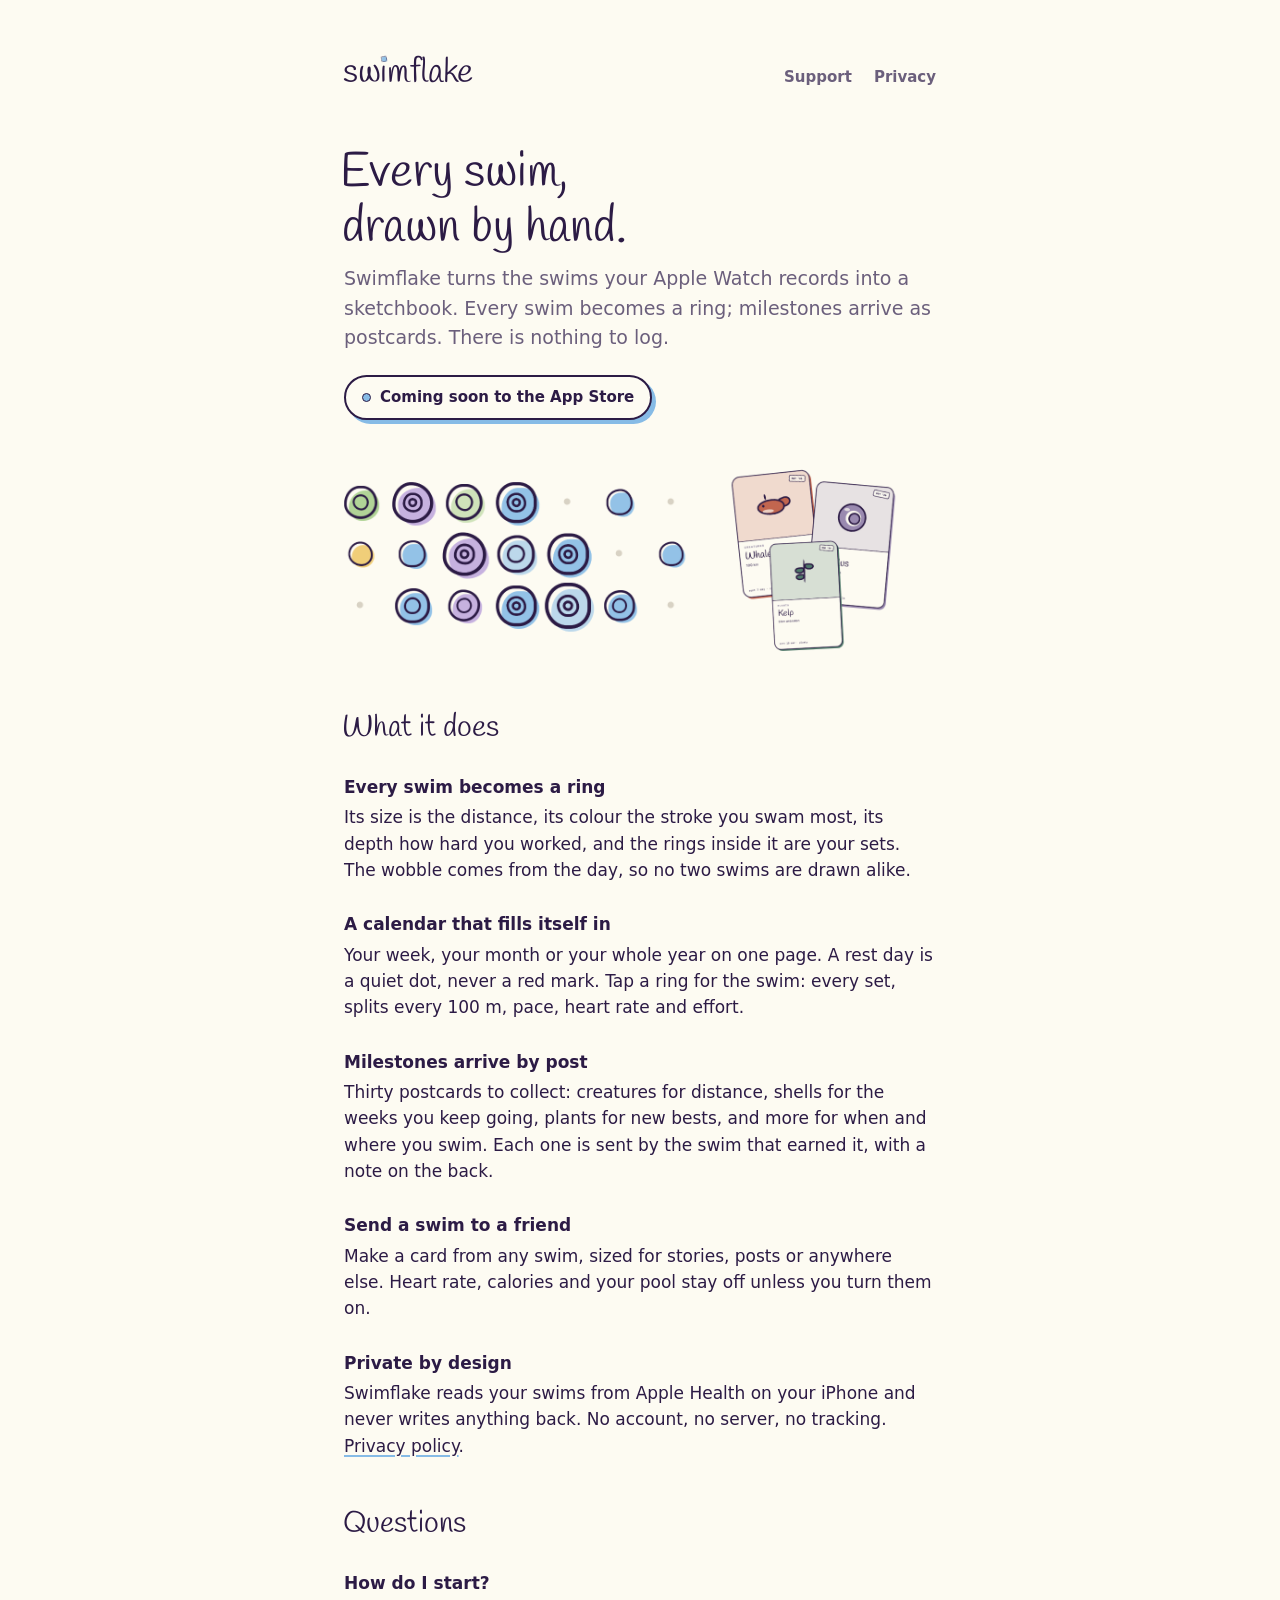
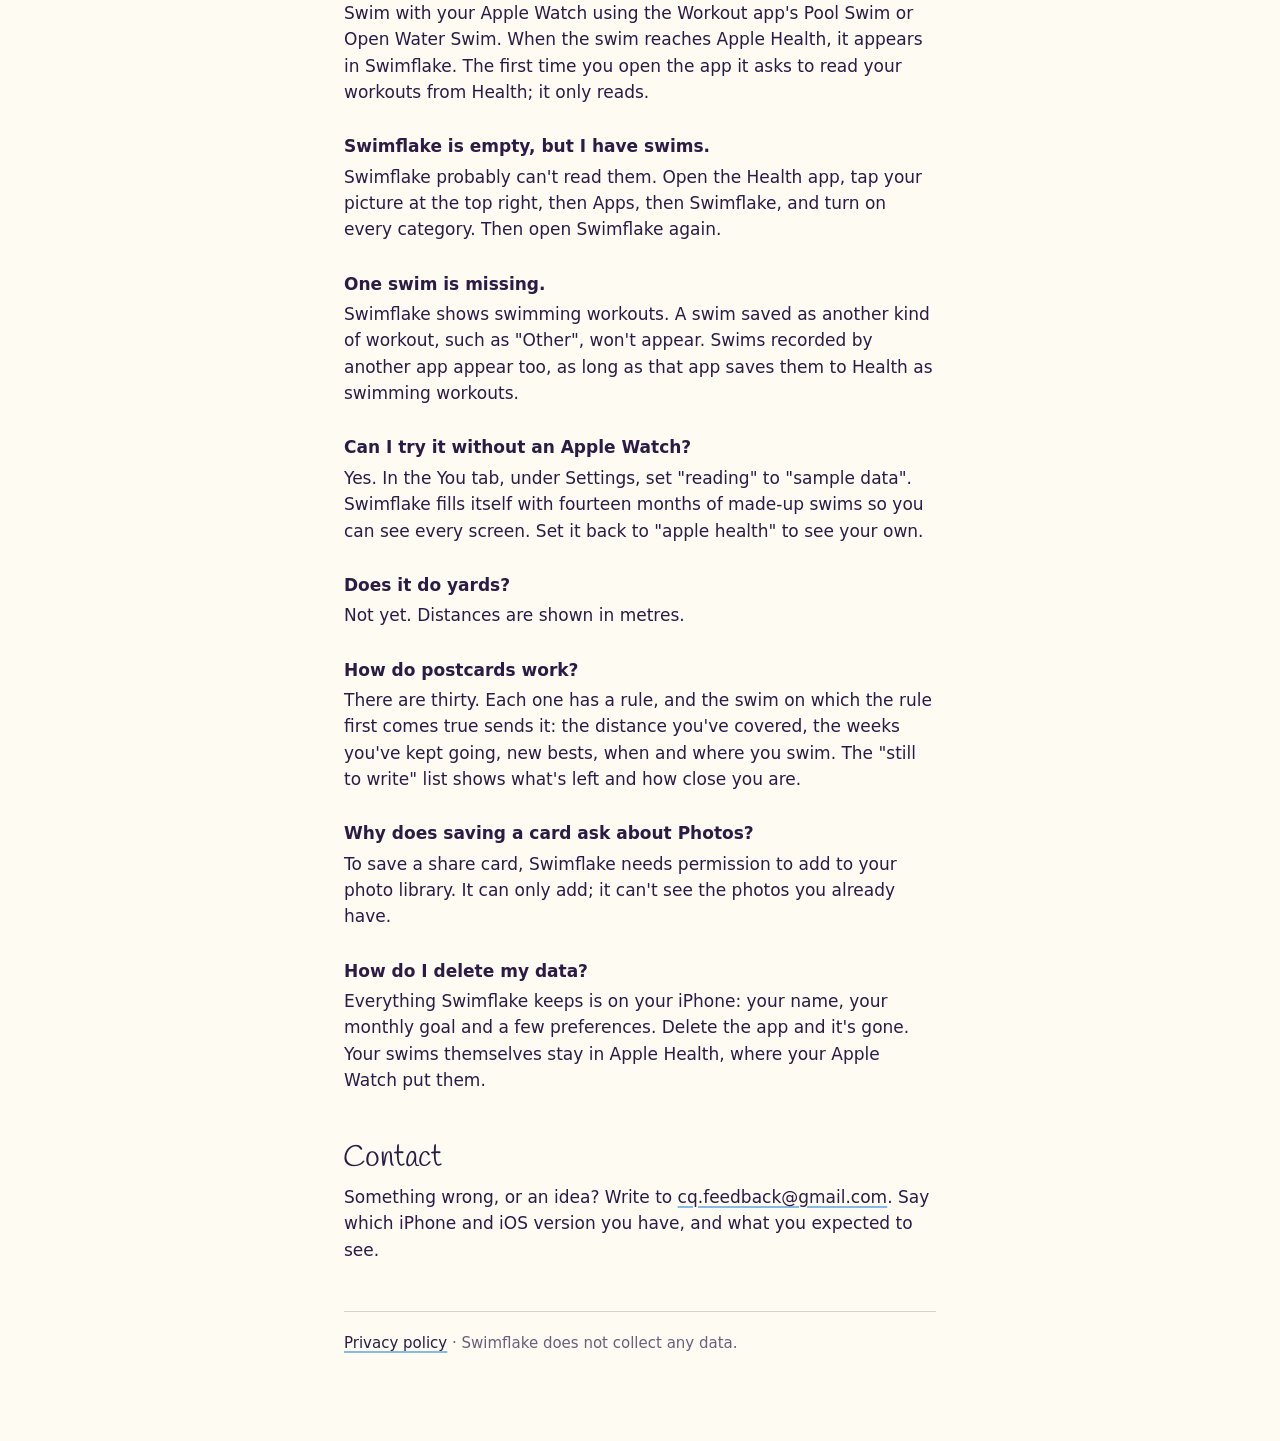
<file: index.html>
<!doctype html>
<html lang="en-GB">
<head>
  <meta charset="utf-8">
  <meta name="viewport" content="width=device-width, initial-scale=1">
  <title>Swimflake: every swim, drawn by hand</title>
  <meta name="description" content="Swimflake is a swim journal for iPhone. Every swim your Apple Watch records becomes a hand-drawn ring, and milestones arrive as postcards. Nothing to log.">
  <meta property="og:title" content="Swimflake: every swim, drawn by hand">
  <meta property="og:description" content="Your Apple Watch swims become rings. Milestones arrive as postcards. No two swims alike.">
  <meta property="og:image" content="https://carol-lab.github.io/Swimflake-Support/img/og.png">
  <meta property="og:url" content="https://carol-lab.github.io/Swimflake-Support/">
  <meta name="twitter:card" content="summary_large_image">
  <!-- Once the App Store listing is live, add: <meta name="apple-itunes-app" content="app-id=6822726066"> -->
  <link rel="icon" href="img/apple-touch-icon.png">
  <link rel="apple-touch-icon" href="img/apple-touch-icon.png">
  <link rel="stylesheet" href="site.css">
</head>
<body>
<main>
  <header class="top">
    <a class="brand" href="./" aria-label="Swimflake"><span class="wordmark">sw<span class="i">ı<img class="dot" src="img/dot.png" alt=""></span>mflake</span></a>
    <nav><a href="#questions">Support</a><a href="privacy.html">Privacy</a></nav>
  </header>

  <section class="hero">
    <h1><span class="l" style="--lsb:.082">Every swim,</span><span class="l" style="--lsb:.043">drawn by hand.</span></h1>
    <p class="lede">Swimflake turns the swims your Apple Watch records into a sketchbook. Every swim becomes a ring; milestones arrive as postcards. There is nothing to log.</p>
    <!-- At launch, replace with Apple's official "Download on the App Store" badge (from Apple's marketing resources). -->
    <span class="pill"><span class="pip"></span>Coming soon to the App Store</span>
    <img class="strip" src="img/strip.png" alt="A month of swims drawn as rings, and three postcards: a whale, a nautilus and kelp.">
  </section>

  <h2 style="--lsb:.067">What it does</h2>

  <h3>Every swim becomes a ring</h3>
  <p>Its size is the distance, its colour the stroke you swam most, its depth how hard you worked, and the rings inside it are your sets. The wobble comes from the day, so no two swims are drawn alike.</p>

  <h3>A calendar that fills itself in</h3>
  <p>Your week, your month or your whole year on one page. A rest day is a quiet dot, never a red mark. Tap a ring for the swim: every set, splits every 100 m, pace, heart rate and effort.</p>

  <h3>Milestones arrive by post</h3>
  <p>Thirty postcards to collect: creatures for distance, shells for the weeks you keep going, plants for new bests, and more for when and where you swim. Each one is sent by the swim that earned it, with a note on the back.</p>

  <h3>Send a swim to a friend</h3>
  <p>Make a card from any swim, sized for stories, posts or anywhere else. Heart rate, calories and your pool stay off unless you turn them on.</p>

  <h3>Private by design</h3>
  <p>Swimflake reads your swims from Apple Health on your iPhone and never writes anything back. No account, no server, no tracking. <a href="privacy.html">Privacy policy</a>.</p>

  <h2 id="questions" style="--lsb:.049">Questions</h2>

  <h3>How do I start?</h3>
  <p>Swim with your Apple Watch using the Workout app's Pool Swim or Open Water Swim. When the swim reaches Apple Health, it appears in Swimflake. The first time you open the app it asks to read your workouts from Health; it only reads.</p>

  <h3>Swimflake is empty, but I have swims.</h3>
  <p>Swimflake probably can't read them. Open the Health app, tap your picture at the top right, then Apps, then Swimflake, and turn on every category. Then open Swimflake again.</p>

  <h3>One swim is missing.</h3>
  <p>Swimflake shows swimming workouts. A swim saved as another kind of workout, such as "Other", won't appear. Swims recorded by another app appear too, as long as that app saves them to Health as swimming workouts.</p>

  <h3>Can I try it without an Apple Watch?</h3>
  <p>Yes. In the You tab, under Settings, set "reading" to "sample data". Swimflake fills itself with fourteen months of made-up swims so you can see every screen. Set it back to "apple health" to see your own.</p>

  <h3>Does it do yards?</h3>
  <p>Not yet. Distances are shown in metres.</p>

  <h3>How do postcards work?</h3>
  <p>There are thirty. Each one has a rule, and the swim on which the rule first comes true sends it: the distance you've covered, the weeks you've kept going, new bests, when and where you swim. The "still to write" list shows what's left and how close you are.</p>

  <h3>Why does saving a card ask about Photos?</h3>
  <p>To save a share card, Swimflake needs permission to add to your photo library. It can only add; it can't see the photos you already have.</p>

  <h3>How do I delete my data?</h3>
  <p>Everything Swimflake keeps is on your iPhone: your name, your monthly goal and a few preferences. Delete the app and it's gone. Your swims themselves stay in Apple Health, where your Apple Watch put them.</p>

  <h2 style="--lsb:.048">Contact</h2>
  <p>Something wrong, or an idea? Write to <a href="mailto:cq.feedback@gmail.com">cq.feedback@gmail.com</a>. Say which iPhone and iOS version you have, and what you expected to see.</p>

  <hr>
  <footer>
    <p><a href="privacy.html">Privacy policy</a> · Swimflake does not collect any data.</p>
  </footer>
</main>
</body>
</html>
</file>
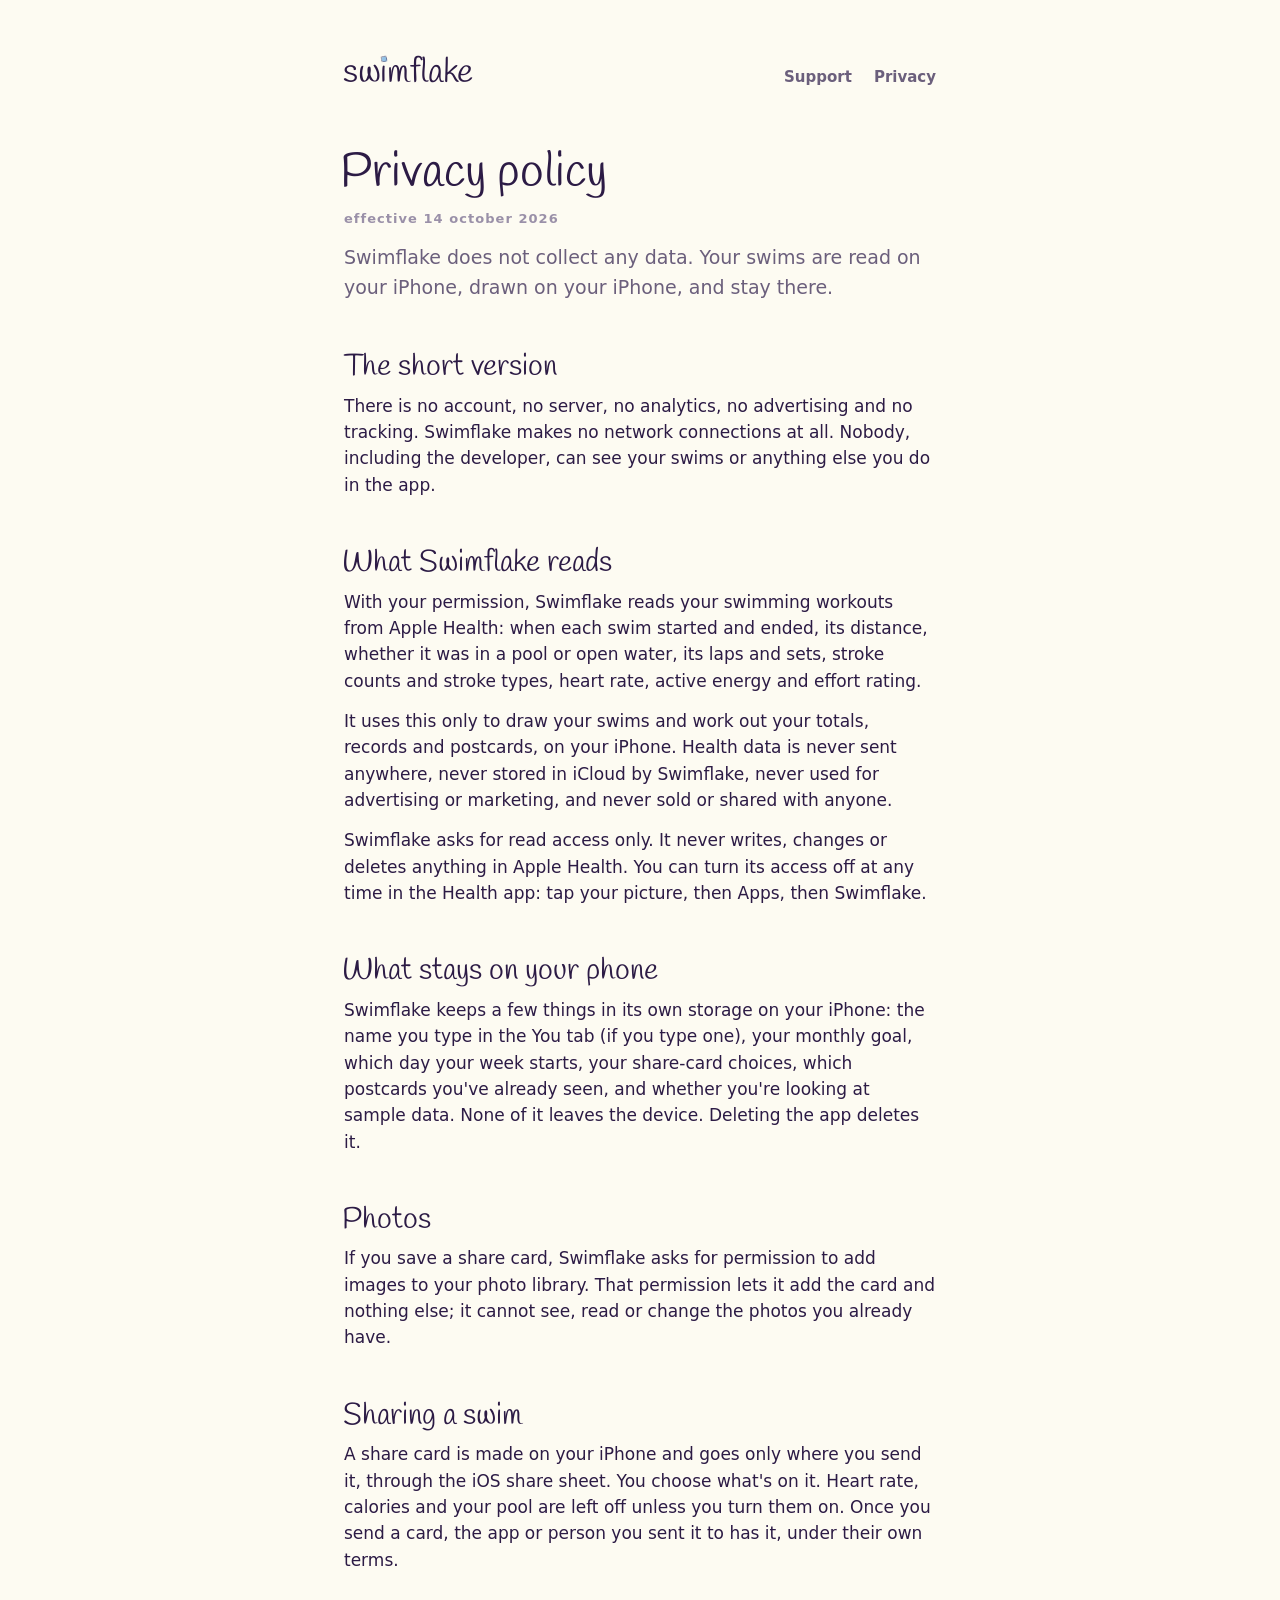
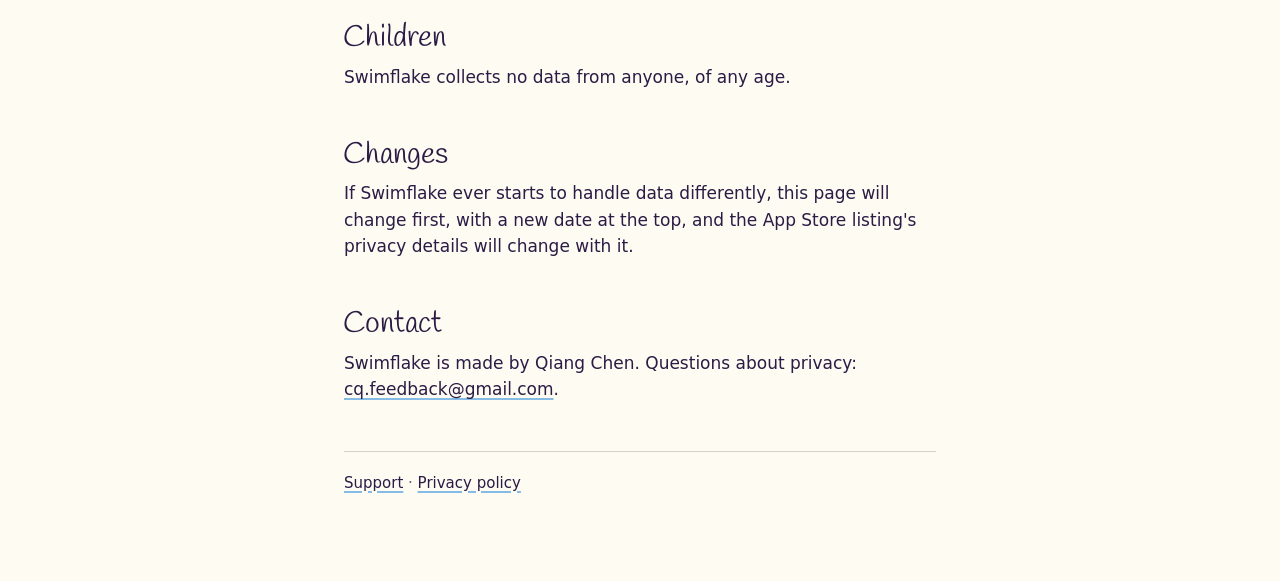
<file: privacy.html>
<!doctype html>
<html lang="en-GB">
<head>
  <meta charset="utf-8">
  <meta name="viewport" content="width=device-width, initial-scale=1">
  <title>Swimflake — Privacy policy</title>
  <meta name="description" content="Swimflake's privacy policy: it collects no data. Your swims are read from Apple Health and stay on your iPhone.">
  <link rel="icon" href="img/apple-touch-icon.png">
  <link rel="apple-touch-icon" href="img/apple-touch-icon.png">
  <link rel="stylesheet" href="site.css">
</head>
<body>
<main>
  <header class="top">
    <a class="brand" href="./" aria-label="Swimflake"><span class="wordmark">sw<span class="i">ı<img class="dot" src="img/dot.png" alt=""></span>mflake</span></a>
    <nav><a href="./#questions">Support</a><a href="privacy.html">Privacy</a></nav>
  </header>

  <h1 style="--lsb:.075">Privacy policy</h1>
  <p class="meta">effective 14 October 2026</p>
  <p class="lede">Swimflake does not collect any data. Your swims are read on your iPhone, drawn on your iPhone, and stay there.</p>

  <h2 style="--lsb:-.013">The short version</h2>
  <p>There is no account, no server, no analytics, no advertising and no tracking. Swimflake makes no network connections at all. Nobody, including the developer, can see your swims or anything else you do in the app.</p>

  <h2 style="--lsb:.067">What Swimflake reads</h2>
  <p>With your permission, Swimflake reads your swimming workouts from Apple Health: when each swim started and ended, its distance, whether it was in a pool or open water, its laps and sets, stroke counts and stroke types, heart rate, active energy and effort rating.</p>
  <p>It uses this only to draw your swims and work out your totals, records and postcards, on your iPhone. Health data is never sent anywhere, never stored in iCloud by Swimflake, never used for advertising or marketing, and never sold or shared with anyone.</p>
  <p>Swimflake asks for read access only. It never writes, changes or deletes anything in Apple Health. You can turn its access off at any time in the Health app: tap your picture, then Apps, then Swimflake.</p>

  <h2 style="--lsb:.067">What stays on your phone</h2>
  <p>Swimflake keeps a few things in its own storage on your iPhone: the name you type in the You tab (if you type one), your monthly goal, which day your week starts, your share-card choices, which postcards you've already seen, and whether you're looking at sample data. None of it leaves the device. Deleting the app deletes it.</p>

  <h2 style="--lsb:.075">Photos</h2>
  <p>If you save a share card, Swimflake asks for permission to add images to your photo library. That permission lets it add the card and nothing else; it cannot see, read or change the photos you already have.</p>

  <h2 style="--lsb:.040">Sharing a swim</h2>
  <p>A share card is made on your iPhone and goes only where you send it, through the iOS share sheet. You choose what's on it. Heart rate, calories and your pool are left off unless you turn them on. Once you send a card, the app or person you sent it to has it, under their own terms.</p>

  <h2 style="--lsb:.048">Children</h2>
  <p>Swimflake collects no data from anyone, of any age.</p>

  <h2 style="--lsb:.048">Changes</h2>
  <p>If Swimflake ever starts to handle data differently, this page will change first, with a new date at the top, and the App Store listing's privacy details will change with it.</p>

  <h2 style="--lsb:.048">Contact</h2>
  <p>Swimflake is made by Qiang Chen. Questions about privacy: <a href="mailto:cq.feedback@gmail.com">cq.feedback@gmail.com</a>.</p>

  <hr>
  <footer>
    <p><a href="index.html">Support</a> · <a href="privacy.html">Privacy policy</a></p>
  </footer>
</main>
</body>
</html>
</file>
<file: site.css>
/* Swimflake's support and privacy pages. One column, one left edge: every heading,
   paragraph and the icon's box start on main's content edge. */

@font-face {
  font-family: "Handlee";
  src: url("Handlee-Regular.ttf") format("truetype");
  font-display: swap;
}

:root {
  --paper: #FDFBF2;
  --ink: #2C1B45;
  --ink-soft: #6B5F7C;
  --ink-faint: #9A90A8;
  --rule: #D8D2C4;
  --free: #86BBE6;
  --hand: "Handlee", "Bradley Hand", cursive;
  --body: ui-rounded, "SF Pro Rounded", system-ui, -apple-system, "Segoe UI", sans-serif;
}

* { box-sizing: border-box; }

html { -webkit-text-size-adjust: 100%; }

body {
  margin: 0;
  background: var(--paper);
  color: var(--ink);
  font: 17px/1.55 var(--body);
}

main {
  max-width: 640px;
  margin: 0 auto;
  padding: 56px 24px 72px;
}

/* Top bar: the wordmark on the column's left edge, text links on its right. */
.top { display: flex; align-items: baseline; justify-content: space-between; margin-bottom: 56px; }
.top nav { display: flex; gap: 22px; }
.top nav a { font-weight: 650; font-size: 15px; text-decoration: none; color: var(--ink-soft); }
.top nav a:hover { color: var(--ink); }
.brand { text-decoration: none; color: var(--ink); }

/* Wordmark: lowercase Handlee; the dot of the i is a swim ring (img/dot.png). The ring's
   outline is centred where Handlee draws its own dot (0.098 em right of the ı's origin,
   0.678 em above the baseline); with line-height 1 the baseline is 0.7665 em down. The
   word is pulled back by its "s" bearing (0.025 em) so its ink sits on the edge. */
.wordmark { font-family: var(--hand); font-size: 34px; line-height: 1; white-space: nowrap; letter-spacing: -0.01em; margin-left: -0.025em; }
.wordmark .i { position: relative; display: inline-block; }
.wordmark .i .dot {
  position: absolute; width: 0.19em;
  left: calc(0.098em - 0.45 * 0.19em);
  top: calc(0.7665em - 0.678em - 0.45 * 0.19em);
  transform: rotate(-8deg); transform-origin: 45% 45%;
}

/* The hero's two lines start on different letters, so each line carries its own bearing. */
h1 .l { display: block; text-indent: calc(var(--lsb, 0) * -1em); }

/* "Coming soon": a box you can see, so the box sits on the column edge. Its colour block
   hangs off to the right and below, the app's one offset, so the left edge stays clean. */
.pill {
  display: inline-flex; align-items: center; gap: 9px;
  margin: 8px 0 0; padding: 9px 16px;
  border: 2px solid var(--ink); border-radius: 999px;
  background: var(--paper); box-shadow: 4px 4px 0 var(--free);
  font-weight: 700; font-size: 15px; color: var(--ink);
}
.pill .pip { width: 9px; height: 9px; border-radius: 50%; background: var(--free); border: 1.5px solid var(--ink); }

/* The art strip's ink starts at the image's left edge (rendered that way), so the image
   box goes on the column. */
.strip { display: block; width: 100%; height: auto; margin: 40px 0 8px; }

/* Handlee's letters sit a little inside their boxes. Each heading carries its first
   glyph's left side bearing (measured from the font, in em) as --lsb and its first
   line is pulled back by exactly that, so the ink starts on the column edge, not the
   box. The bearing belongs to one letter, so headings are kept to one line: a wrapped
   second line would start on a different letter with a different bearing. */
h1, h2 {
  font-family: var(--hand);
  font-weight: normal;
  line-height: 1.15;
  text-indent: calc(var(--lsb, 0) * -1em);
}

h1 { font-size: 48px; margin-top: 0; margin-bottom: 8px; }
h2 { font-size: 30px; margin-top: 48px; margin-bottom: 8px; }

h3 {
  font-size: 17px;
  font-weight: 650;
  margin: 28px 0 4px;
}

p { margin: 0 0 14px; }

.lede { color: var(--ink-soft); font-size: 19px; }

.meta {
  color: var(--ink-faint);
  font-size: 13px;
  font-weight: 650;
  letter-spacing: 0.08em;
  text-transform: lowercase;
}

a { color: var(--ink); text-decoration-color: var(--free); text-decoration-thickness: 2px; text-underline-offset: 3px; }

hr {
  border: 0;
  border-top: 1.5px solid var(--rule);
  margin: 48px 0 20px;
}

footer p { color: var(--ink-soft); font-size: 15px; }
</file>
